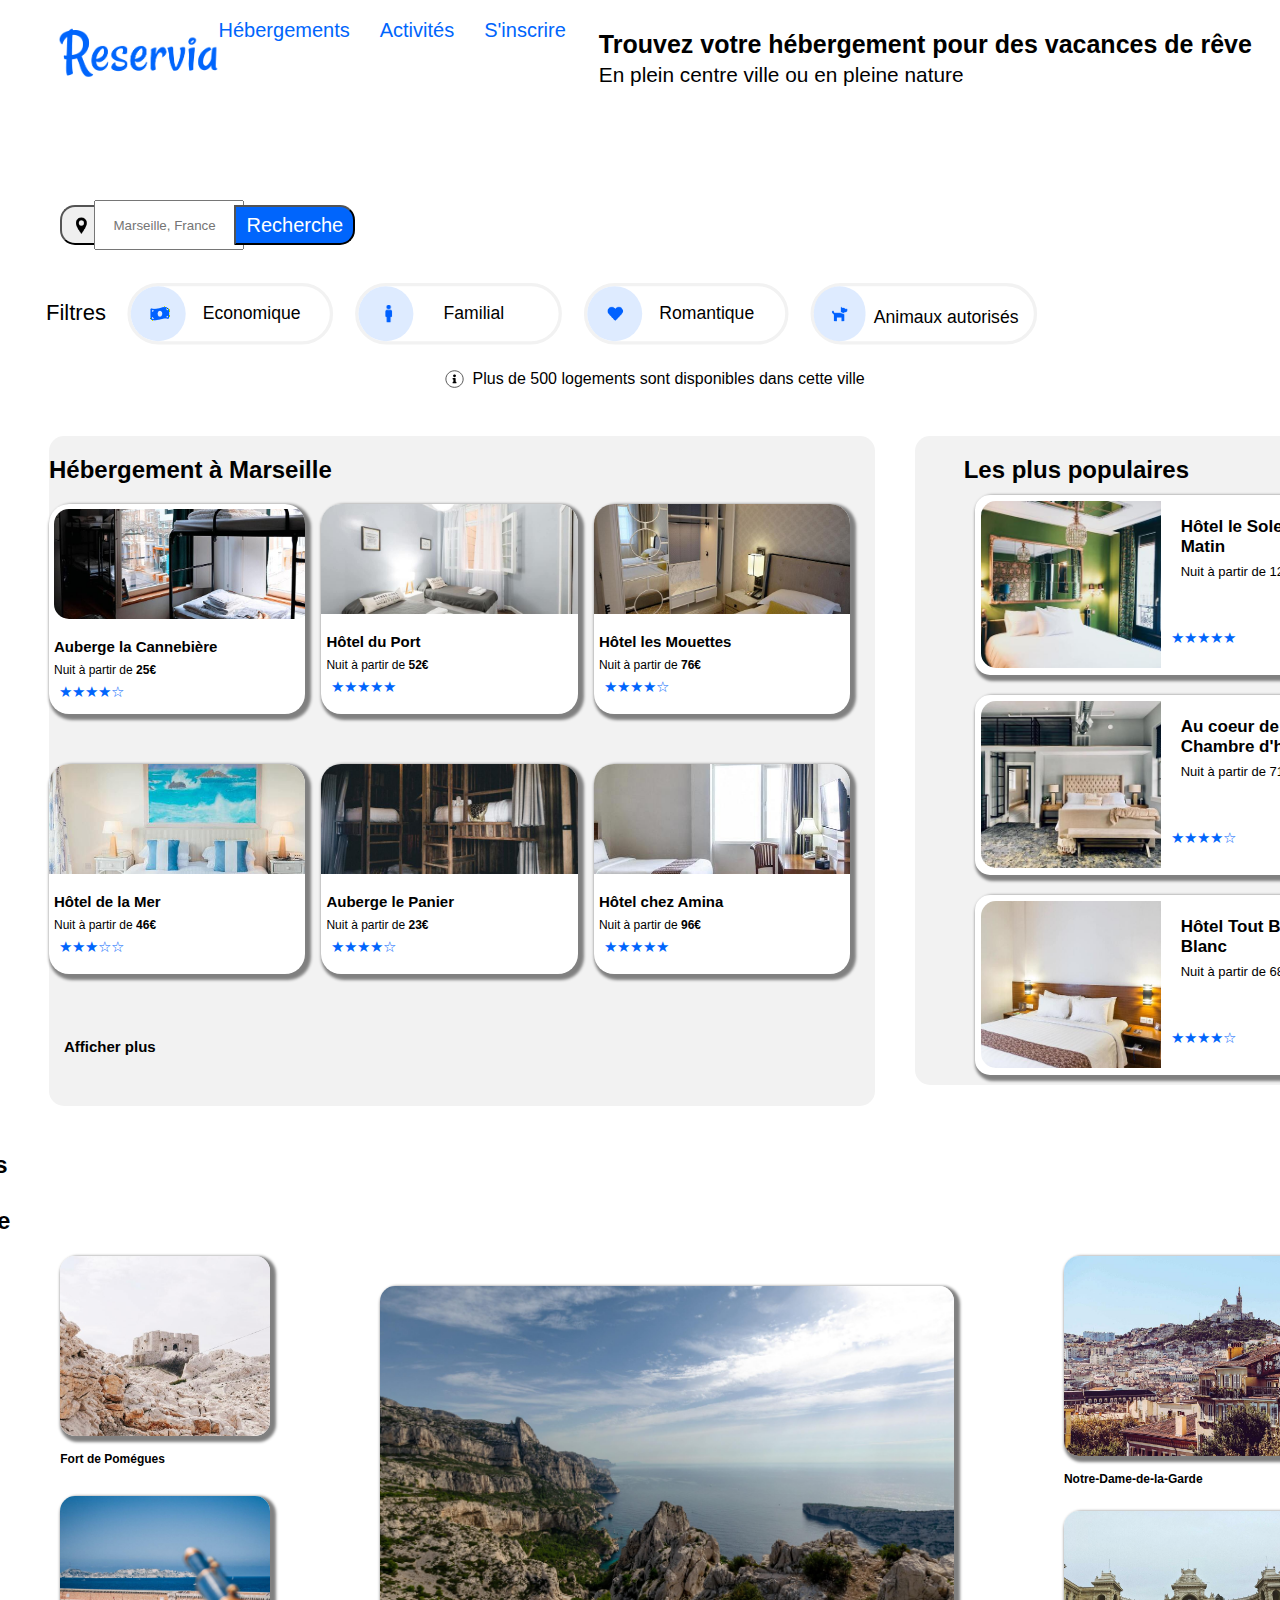
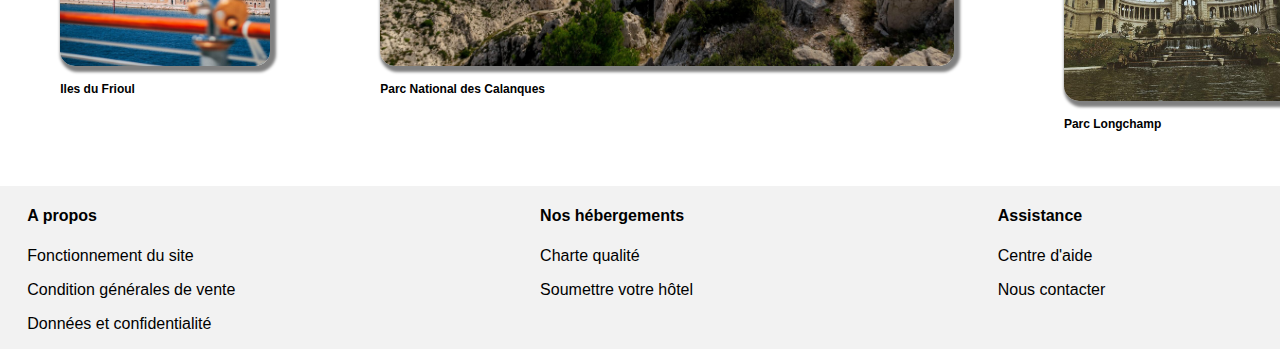
<file: index.html>
<!DOCTYPE html>
<html lang="Fr">
  <head>
    <link
      rel="preconnect"
      href="https://fonts.gstatic.com"
    />
    <link
      href="https://fonts.googleapis.com/css2?family=Raleway+Dots&display=swap"
      rel="stylesheet"
    />
    <link
      rel="preconnect"
      href="https://fonts.gstatic.com"
    />
    <link
      rel="preconnect"
      href="https://fonts.gstatic.com"
    />
    <link
      href="https://fonts.googleapis.com/css2?family=Raleway:wght@600&display=swap"
      rel="stylesheet"
    />
    <link
      href="https://fonts.googleapis.com/css2?family=Raleway:wght@200;400&display=swap"
      rel="stylesheet"
    />
    <link
      rel="stylesheet"
      media="screen and (max-width: 3000px)"
      href="desktop.css"
    />
    <link
      rel="stylesheet"
      media="screen and (max-width: 768px)"
      href="tablette.css"
    />
    <link
      rel="stylesheet"
      media="screen and (max-width: 375px) "
      href="phone.css"
    />
    <meta charset="UTF-8" />
    <meta http-equiv="X-UA-Compatible" content="IE=edge" />
    <meta
      name="viewport"
      content="width=device-width, initial-scale=1.0"
    />
    <title>Réservia</title>
  </head>
  <body>
    <div id="container">
      <header>
        <div class="container">

          <div class="p1">
            <img
                    class="logo"
                    src="images/logo/Reservia@3x.png"
                    alt="Logo Reservia"
            />
            <nav>
              <div>
                <a href="#hebergement"
                ><p class="nav-hebergement">
                  Hébergements
                </p></a
                >
                <a href="#activites"
                ><p class="nav-activite">Activités</p></a
                >
                <a href="#s'inscrire"
                ><p class="inscription">S'inscrire</p></a
                >
              </div>
            </nav>

            <div>
              <p class="texte">
                <b>
                  Trouvez votre hébergement pour des vacances
                  de rêve </b
                ><br /><small>
                En plein centre ville ou en pleine
                nature</small
              >
              </p>
            </div>
          </div>

          <div class="recherche">
            <button class="position">
              <img
                src="images/logo/positionnement.png"
                alt="maps"
              />
            </button>
            <input
              type="search"
              class="type-search"
              placeholder="Marseille, France"
              name="search"
            />
            <button type="submit" class="rech">
              Recherche
            </button>
            <button type="submit" class="icone-loupe">
              <img
                src="images/logo/logo-loupe.svg"
                alt="recherche loupe"
              />
            </button>
          </div>

          <div class="menu">
            <div id="img">
              <ul>
                <li><p class="filtres">Filtres</p></li>
                <li>
                  <i class="cercle"></i
                  ><img
                    src="images/logo/billet.png"
                    alt="cash"
                  />
                  <p>Economique</p>
                </li>
                <li>
                  <i class="cercle"></i
                  ><img
                    src="images/logo/humain.png"
                    alt="homme"
                  />
                  <p>Familial</p>
                </li>
                <li>
                  <i class="cercle"></i
                  ><img
                    src="images/logo/coeur.png"
                    alt="coeur"
                  />
                  <p>Romantique</p>
                </li>
                <li>
                  <i class="cercle"></i
                  ><img
                    src="images/logo/chien.png"
                    alt="chien"
                  />
                  <p>Animaux autorisés</p>
                </li>
              </ul>
            </div>
          </div>
          <div class="info">
            <img
              class="logo-info"
              src="images/logo/i-de-info.svg"
              alt="info"
            />
            <p>
              Plus de 500 logements sont disponibles dans
              cette ville
            </p>
          </div>
        </div>
      </header>
    </div>

    <main>
      <section>
        <div class="container">
          <h2 class="titre-vide">titre</h2>

          <div class="hebergements">
            <article>
              <h2>Hébergement à Marseille</h2>

              <div id="hebergement"></div>

              <div id="bloc-article">
                <div>
                  <div class="auberge-cannebiere">
                    <div>
                      <a href="#"
                      ><img
                              class="cannebiere"
                              src="images/hebergements/4_small/marcus-loke-WQJvWU_HZFo-unsplash.jpg"
                              height="110"
                              alt="Auberge la Cannebiere"
                      /></a>
                      <p class="p-auberge-cannebiere">
                        <strong>Auberge la Cannebière</strong>
                      </p>
                      <p class="p-nuit-cannebiere">
                        Nuit à partir de <b>25€</b>
                      </p>

                      <div class="rating">
                        <!--
                --><a href="#5" title="Donner 5 étoiles">★</a
                      ><!--
              --><a href="#4" title="Donner 4 étoiles">★</a
                      ><!--
              --><a href="#3" title="Donner 3 étoiles">★</a
                      ><!--
              --><a href="#2" title="Donner 2 étoiles">★</a
                      ><!--
              --><a href="#1" title="Donner 1 étoile">☆</a>
                      </div>
                    </div>
                  </div>
                </div>

                <div>
                  <div class="hotel-port">
                    <a href="#"
                    ><img
                            class="du-port"
                            src="images/hebergements/4_small/fred-kleber-gTbaxaVLvsg-unsplash.jpg"
                            height="110"
                            alt="Hotel du port"
                    /></a>
                    <p class="p-hotel-port">
                      <strong>Hôtel du Port</strong>
                    </p>
                    <p class="p-nuit-port">
                      Nuit à partir de <b>52€</b>
                    </p>
                    <div class="rating">
                      <!--
                --><a href="#5" title="Donner 5 étoiles">★</a
                    ><!--
              --><a href="#4" title="Donner 4 étoiles">★</a
                    ><!--
              --><a href="#3" title="Donner 3 étoiles">★</a
                    ><!--
              --><a href="#2" title="Donner 2 étoiles">★</a
                    ><!--
              --><a href="#1" title="Donner 1 étoile">★</a>
                    </div>
                  </div>
                </div>

                <div>
                  <div class="hotel-mouettes">
                    <a href="#"
                    ><img
                            class="les-mouettes"
                            src="images/hebergements/4_small/reisetopia-B8WIgxA_PFU-unsplash.jpg"
                            height="110"
                            alt="Hotel les mouettes"
                    /></a>
                    <p class="p-les-mouettes">
                      <strong>Hôtel les Mouettes</strong>
                    </p>
                    <p class="p-nuit-mouettes">
                      Nuit à partir de <b>76€</b>
                    </p>
                    <div class="rating">
                      <!--
                --><a href="#5" title="Donner 5 étoiles">★</a
                    ><!--
              --><a href="#4" title="Donner 4 étoiles">★</a
                    ><!--
              --><a href="#3" title="Donner 3 étoiles">★</a
                    ><!--
              --><a href="#2" title="Donner 2 étoiles">★</a
                    ><!--
              --><a href="#1" title="Donner 1 étoile">☆</a>
                    </div>
                  </div>
                </div>

                <div>
                  <div class="hotel-mer">
                    <a href="#"></a
                    ><img
                          class="la-mer"
                          src="images/hebergements/4_small/annie-spratt-Eg1qcIitAuA-unsplash.jpg"
                          height="110"
                          alt="Hotel de la mer"
                  />
                    <p class="p-la-mer">
                      <strong>Hôtel de la Mer</strong>
                    </p>
                    <p class="p-nuit-mer">
                      Nuit à partir de <b>46€</b>
                    </p>
                    <div class="rating">
                      <!--
              --><a href="#5" title="Donner 5 étoiles">★</a
                    ><!--
            --><a href="#4" title="Donner 4 étoiles">★</a
                    ><!--
            --><a href="#3" title="Donner 3 étoiles">★</a
                    ><!--
            --><a href="#2" title="Donner 2 étoiles">☆</a
                    ><!--
            --><a href="#1" title="Donner 1 étoile">☆</a>
                    </div>
                  </div>
                </div>

                <div>
                  <div class="auberge-panier">
                    <a href="#"
                    ><img
                            class="h-panier"
                            src="images/hebergements/4_small/nicate-lee-kT-ZyaiwBe0-unsplash.jpg"
                            height="110"
                            alt="Auberge le Panier"
                    /></a>
                    <p class="p-auberge-panier">
                      <strong>Auberge le Panier</strong>
                    </p>
                    <p class="p-nuit-panier">
                      Nuit à partir de <b>23€</b>
                    </p>
                    <div class="rating">
                      <!--
                --><a href="#5" title="Donner 5 étoiles">★</a
                    ><!--
              --><a href="#4" title="Donner 4 étoiles">★</a
                    ><!--
              --><a href="#3" title="Donner 3 étoiles">★</a
                    ><!--
              --><a href="#2" title="Donner 2 étoiles">★</a
                    ><!--
              --><a href="#1" title="Donner 1 étoile">☆</a>
                    </div>
                  </div>
                </div>

                <div>
                  <div class="hotel-amina">
                    <a href="#"
                    ><img
                            class="h-amina"
                            src="images/hebergements/4_small//febrian-zakaria-M6S1WvfW68A-unsplash.jpg"
                            height="110"
                            alt="Hotel chez Amina"
                    /></a>
                    <p class="p-amina">
                      <strong>Hôtel chez Amina</strong>
                    </p>
                    <p class="p-nuit-amina">
                      Nuit à partir de <b>96€</b>
                    </p>
                    <div class="rating">
                      <!--
                --><a href="#5" title="Donner 5 étoiles">★</a
                    ><!--
              --><a href="#4" title="Donner 4 étoiles">★</a
                    ><!--
              --><a href="#3" title="Donner 3 étoiles">★</a
                    ><!--
              --><a href="#2" title="Donner 2 étoiles">★</a
                    ><!--
              --><a href="#1" title="Donner 1 étoile">★</a>
                    </div>
                  </div>
                </div>


                <p class="afficher-plus">
                  <b>Afficher plus</b>
                </p>
              </div>
            </article>

            <aside>
              <section>
                <div id="section-aside">
                  <h2>
                    Les plus populaires
                    <img
                      src="images/logo/logo-graphiaue-fleche.svg"
                      alt="fleche croissante"
                    />
                  </h2>
                  <div class="bloc-aside">
                    <div class="hotel-du-matin">
                      <a href="#"
                        ><img
                          class="hotel-matin"
                          src="images/hebergements/4_small/emile-guillemot-Bj_rcSC5XfE-unsplash.jpg"
                          width="180"
                          height="167"
                          alt="hotel le soleil du matin"
                      /></a>
                      <div class="div-p-du-matin">
                        <p class="p-h-matin">
                          <strong
                            >Hôtel le Soleil du Matin</strong
                          >
                        </p>
                        <p class="p-nuit-h-matin">
                          Nuit à partir de 128€
                        </p>
                        <div class="rating-aside">
                          <!--
                  --><a href="#5" title="Donner 5 étoiles">★</a
                          ><!--
                  --><a href="#4" title="Donner 4 étoiles">★</a
                          ><!--
                  --><a href="#3" title="Donner 3 étoiles">★</a
                          ><!--
                  --><a href="#2" title="Donner 2 étoiles">★</a
                          ><!--
                  --><a href="#1" title="Donner 1 étoile">★</a>
                        </div>
                      </div>
                    </div>
                    <div class="chambre-hotes-coeur-de-eau">
                      <a href="#"
                        ><img
                          class="hotel-coeur-de-eau"
                          src="images/hebergements/4_small/aw-creative-VGs8z60yT2c-unsplash.jpg"
                          width="180"
                          height="167"
                          alt="Au coeur de l'eau chambre d'hotes"
                      /></a>
                      <div class="div-p-coeur-eau">
                        <p class="p-coeur-eau">
                          <strong
                            >Au coeur de l'eau Chambre
                            d'hôtes</strong
                          >
                        </p>
                        <p class="p-nuit-coeur-eau">
                          Nuit à partir de 71€
                        </p>
                        <div class="rating-aside">
                          <!--
                  --><a href="#5" title="Donner 5 étoiles">★</a
                          ><!--
                  --><a href="#4" title="Donner 4 étoiles">★</a
                          ><!--
                  --><a href="#3" title="Donner 3 étoiles">★</a
                          ><!--
                  --><a href="#2" title="Donner 2 étoiles">★</a
                          ><!--
                  --><a href="#1" title="Donner 1 étoile">☆</a>
                        </div>
                      </div>
                    </div>
                    <div class="hotel-tout-bleu-blanc">
                      <a href="#"
                        ><img
                          class="hotel-bleu-blanc"
                          src="images/hebergements/4_small/febrian-zakaria-sjvU0THccQA-unsplash.jpg"
                          width="180"
                          height="167"
                          alt="hotel tout bleu et blanc"
                      /></a>
                      <div class="div-p-bleu-blanc">
                        <p class="p-h-bleu-blanc">
                          <strong
                            >Hôtel Tout Bleu et Blanc</strong
                          >
                        </p>
                        <p class="p-nuit-h-bleu-blanc">
                          Nuit à partir de 68€
                        </p>
                        <div class="rating-aside">
                          <!--
                  --><a href="#5" title="Donner 5 étoiles">★</a
                          ><!--
                  --><a href="#4" title="Donner 4 étoiles">★</a
                          ><!--
                  --><a href="#3" title="Donner 3 étoiles">★</a
                          ><!--
                  --><a href="#2" title="Donner 2 étoiles">★</a
                          ><!--
                  --><a href="#1" title="Donner 1 étoile">☆</a>
                        </div>
                      </div>
                    </div>
                  </div>
                </div>
              </section>
            </aside>
          </div>


        </div>
      </section>
      <section>
        <h2>Activités à Marseille</h2>

        <div id="activites"></div>
        <div class="bloc-activites">
          <div class="div-vieux-port">
            <a href="#"
              ><img
                class="vieux-port"
                src="images/activites/2_large/reno-laithienne-QUgJhdY5Fyk-unsplash.jpg"
                width="210"
                height="380"
                alt="vieux port"
            /></a>
            <p class="p-vieux-port"><b>Vieux Port</b></p>
          </div>

          <div class="bloc-image-1">
            <div class="div-fort-de-pomegues">
              <a href="#"
                ><img
                  class="fort-de-pomegues"
                  src="images/activites/3_medium/paul-hermann-QFTrLdQIRhI-unsplash.jpg"
                  width="210"
                  height="180"
                  alt="fort de pomegues"
              /></a>
              <p class="p-fort-de-pomegues">
                <b>Fort de Pomégues</b>
              </p>
            </div>
            <div class="div-iles-du-frioul">
              <a href="#"
                ><img
                  class="iles-du-frioul"
                  src="images/activites/3_medium/kevin-hikari-rV_Qd1l-VXg-unsplash.jpg"
                  width="210"
                  height="170"
                  alt="iles du frioul"
              /></a>
              <p class="p-iles-du-frioul">
                <b>Iles du Frioul</b>
              </p>
            </div>
          </div>

          <div class="div-parc-national-des-calanques">
            <a href="#"
              ><img
                class="parc-national-des-calanques"
                src="images/activites/2_large/kilyan-sockalingum-NR8-cBCN3aI-unsplash.jpg"
                height="380"
                alt="parc national des calanques"
            /></a>
            <p class="p-parc-national-des-calanques">
              <b>Parc National des Calanques</b>
            </p>
          </div>

          <div class="bloc-image-2">
            <div class="div-notre-dame-de-la-garde">
              <a href="#"
                ><img
                  class="notre-dame-de-la-garde"
                  src="images/activites/3_medium/florian-wehde-xW9e8gdotxI-unsplash.jpg"
                  height="200"
                  alt="notre dame de la garde"
              /></a>
              <p class="p-notre-dame-de-la-garde">
                <b>Notre-Dame-de-la-Garde</b>
              </p>
            </div>
            <div class="div-parc-longchamp">
              <a href="#"
                ><img
                  class="parc-Longchamp"
                  src="images/activites/3_medium/lena-paulin-wH2-EJoDcV0-unsplash.jpg"
                  height="190"
                  alt="parc longchamp"
              /></a>
              <p class="p-parc-longchamp">
                <b>Parc Longchamp</b>
              </p>
            </div>
          </div>
        </div>
      </section>
    </main>
    <footer>
      <div>
        <div id="s'inscrire"></div>
        <h4>A propos</h4>
        <p>Fonctionnement du site</p>
        <p>Condition générales de vente</p>
        <p>Données et confidentialité</p>
      </div>
      <div>
        <h4>Nos hébergements</h4>
        <p>Charte qualité</p>
        <p>Soumettre votre hôtel</p>
      </div>
      <div>
        <h4>Assistance</h4>
        <p>Centre d'aide</p>
        <p>Nous contacter</p>
      </div>
    </footer>
  </body>
</html>
</file>
<file: desktop.css>
.container {
  max-width: 1440px;
  margin: auto; /*Permet de centrer les éléments*/
}

.hebergements {
  display: flex;
  flex-wrap: wrap;
}

.hebergements article {
  width: 100%;
  flex-shrink: 0;
}

.hebergements aside {
  width: 100%;
}

#bloc-article > div {
  width: calc(33% - 16px);
  padding-right: 16px;
  padding-bottom: 16px;
}

#bloc-article img{
  width: 100%;
}

@media screen and (min-width: 1140px){
  .hebergements {
    flex-wrap: nowrap;
  }

  .hebergements article {
    width: 66%;
  }

}

body {
  /*overflow-x: hidden;*/
  display: block;
  /*min-width: 768px;*/
  /*max-width: 1280px;*/
  margin: 0%;
  padding: 0%;
}
* {
  font-family: 'Raleway 400', sans-serif;
  object-fit: cover;
}

body > main:nth-child(2) > section:nth-child(1) {
  margin-left: 29px;
}

body > main:nth-child(2) > section:nth-child(2) {
  margin-left: 0%;
}

body > main:nth-child(2) {
}

body
  > main:nth-child(2)
  > section:nth-child(1)
  > article:nth-child(1) {
  margin-left: 0px;
  margin-right: 30px;
}

body
  > main:nth-child(2)
  > section:nth-child(1)
  > article:nth-child(2) {
  margin-right: 20px;
  margin-left: 0px;
}

body
  > main:nth-child(2)
  > section:nth-child(2)
  > h2:nth-child(1) {
  display: flex;
  height: 60px;
  margin-top: 25px;
  margin-left: 29px;
  margin-bottom: 0px;
  margin-right: -350px;
}

body
  > main:nth-child(2)
  > section:nth-child(1)
  > article:nth-child(2)
  > h2:nth-child(1) {
  margin-left: 30px;
}

#comtainer {
  display: flex;
  flex-direction: column;
}

html {

}

header {
  width: auto;
  height: auto;
  display: flex;
  flex-direction: column;

  justify-content: space-between;
  flex-wrap: wrap;
}

/* header */

.p1 {
  display: flex;
  height: 200px;
  flex-wrap: wrap;
}

.p1 > h1:nth-child(2) > img:nth-child(1) {
  margin-left: 10px;
}
.p1 > h1:nth-child(2) {
  margin-left: 50px;
  margin-top: 10px;
}

.p1 > div:nth-child(5) {
  margin-top: 0px;
  margin-bottom: 0px;

  margin-right: 0px;
  margin-bottom: 0px;
}

.p1 > nav:nth-child(2) {
  /*margin-left: 890px;*/
  /*width: 330px;*/
  text-decoration: none;
}

.p1 > nav:nth-child(4) {
  margin-right: 500px;
  margin-top: 20px;
}

h1 {
  height: 60px;
  margin-bottom: 0px;
  margin-top: 0px;
  display: flex;
}
.logo {
  height: 75px;
  margin-left: 30px;
  margin-top: 15px;
}

#nav {
  margin-top: 0px;
  margin-left: 165%;
  margin-bottom: 0%;
  font-size: 20px;
  display: flex;
  list-style-type: none;
}
/*float: inline-start;*/

.p1 > nav:nth-child(2) > div:nth-child(1) {
  float: inline-end;
  display: flex;
  height: 50px;
  /*width: 270px;*/
}

.p1 > div:nth-child(3) {
  height: 150px;
  margin-top: 30px;
  margin-left: -43px;
}

.nav-hebergement {
  font-size: 20px;
  color: #0065fc;
  margin-left: 0px;
  line-height: 60px;
  margin-top: 0px;
}
.p1 > nav:nth-child(2) > div:nth-child(1) > a:nth-child(1) {
  text-decoration: none;
}

.nav-hebergement:hover {
  border-top: 3px solid #0065fc;
}

.nav-activite {
  font-size: 20px;
  color: #0065fc;
  margin-left: 30px;
  line-height: 60px;
  margin-top: 0px;
}

.p1 > nav:nth-child(2) > div:nth-child(1) > a:nth-child(2) {
  text-decoration: none;
}

.nav-activite:hover {
  border-top: 3px solid #0065fc;
}

.inscription {
  font-size: 20px;
  color: #0065fc;
  margin-left: 30px;
  line-height: 60px;
  margin-top: 0px;
}

.p1 > nav:nth-child(2) > div:nth-child(1) > a:nth-child(3) {
  text-decoration: none;
}

.inscription:hover {
  border-top: 3px solid #0065fc;
}

.texte {
  margin-left: 76px;
  margin-top: 0px;
  margin-bottom: 0px;
  font-size: 25px;
  height: 50px;
}

.recherche {
  align-items: center;
  margin-top: 0px;
  margin-left: 7px;
  padding-bottom: 15px;
  display: flex;
  height: 50px;
}

button.position {
  border-radius: 15px 0px 0px 15px;
  height: 40px;
}

button.rech {
  background: #0065fc;
  padding: 10px;
  margin: -10px;
  color: white;
  font-size: 20px;
  border-radius: 0px 15px 15px 0px;
  height: 40px;
}
.rech {
  margin-left: -8px;
}

button:hover {
  background-color: #deebff;
  color: black;
}
.icone-loupe {
  display: none;
}

.position > img:nth-child(1) {
  height: 17px;
}

input {
  width: 150px;
  height: 50px;
  margin: 0;
}

.type-search {
  padding-left: 17px;
  margin-left: -9px;
}

button {
  border-radius: 15px;
  display: flex;
  flex-direction: row;
  margin-left: 25px;
  flex-wrap: wrap;
  align-content: center;
}

.filtres {
  margin-top: 20px;
  position: inherit;
  font-size: 20px;
}
#img > ul:nth-child(1) > li:nth-child(1) {
  border: none;
}

.cercle {
  position: static;
  margin: 0;
  width: 50px;
  height: 50px;
  border-radius: 50px;
  background: #deebff;
}

ul {
  margin-right: 10px;
  align-items: center;
  display: flex;
  flex-direction: row;
  flex-wrap: nowrap;
}
#img,
ul li {
  list-style-type: none;
  justify-content: center;
  border: 3px solid #f2f2f2;
  margin: 0 10px 10px;
  border-radius: 30px;
}

#img,
ul li:hover {
  transform: scale(1.1);
}
div #img {
  border: none;
}
#img {
  /*width: 920px;*/
  height: 50px;
  align-items: center;
}
#img > ul:nth-child(1) {
  margin-right: -20px;
  padding-left: 0px;
  margin-left: 40px;
}

#img > ul:nth-child(1) > li:nth-child(2) {
  /*width: 180px;*/
}

#img > ul:nth-child(1) > li:nth-child(4) {
  /*width: 180px;*/
}

#img > ul:nth-child(1) > li:nth-child(3) {
  /*width: 180px;*/
}

#img > ul:nth-child(1) > li:nth-child(5) {
  /*width: 180px;*/
}

#img
  > ul:nth-child(1)
  > li:nth-child(2)
  > img:nth-child(1) {
  padding-left: 0px;
  margin-right: 17px;
  padding-right: 0px;
  margin-left: -43px;
}

#img > ul:nth-child(1) > li:nth-child(1) {
  margin-right: 10px;
  margin-left: 22px;
}

#img
  > ul:nth-child(1)
  > li:nth-child(2)
  > img:nth-child(2) {
  height: 14px;
  margin-left: -34px;
}
#img > ul:nth-child(1) > li:nth-child(2) > p:nth-child(3) {
  margin-left: 29px;
  margin-right: 27px;
}

#img
  > ul:nth-child(1)
  > li:nth-child(3)
  > img:nth-child(1) {
  margin-left: -64px;
  margin-right: 26px;
}

#img
  > ul:nth-child(1)
  > li:nth-child(3)
  > img:nth-child(2) {
  margin-left: -33px;
  height: 16px;
}

#img > ul:nth-child(1) > li:nth-child(3) > p:nth-child(3) {
  margin-left: 40px;
  margin-right: 49px;
}

#img
  > ul:nth-child(1)
  > li:nth-child(4)
  > img:nth-child(1) {
  margin-left: -43px;
  margin-right: 20px;
}

#img
  > ul:nth-child(1)
  > li:nth-child(4)
  > img:nth-child(2) {
  margin-left: -34px;
  height: 14px;
}

#img > ul:nth-child(1) > li:nth-child(4) > p:nth-child(3) {
  margin-left: 30px;
  margin-right: 28px;
}

#img > ul:nth-child(1) > li:nth-child(5) {
  margin-right: 10px;
  margin-left: 10px;
  padding-left: 0px;
  padding-right: 0px;
  height: 50px;
  width: 200px;
}

#img
  > ul:nth-child(1)
  > li:nth-child(5)
  > img:nth-child(1) {
  margin-left: -12px;
  margin-right: 9px;
}

#img
  > ul:nth-child(1)
  > li:nth-child(5)
  > img:nth-child(2) {
  height: 14px;
  margin-left: -34px;
}
#img > ul:nth-child(1) > li:nth-child(5) > p:nth-child(3) {
  height: 12px;
  margin-left: 21px;
  margin-top: 16px;
  margin-bottom: 16px;
  margin-right: 12px;
  padding-left: 0px;
  padding-right: 0px;
  width: 140px;
}

ul li img {
  display: flex;
  flex-wrap: nowrap;
  width: 20px;
  height: 20px;

  display: flex;
  justify-content: center;
  align-items: center;
  top: 2px;
  left: 1px;
  border-radius: inherit;
}

ul li {
  font-family: 'Raleway 400', sans-serif;
  display: flex;
  align-items: center;
  align-content: center;
}

.info {
  margin-left: 30px;
  height: 75px;
  /*width: 400px;*/
  display: flex;
  align-items: center;
  justify-content: center;
}

p.logo-info {
  margin-left: 10px;
  padding-left: 0px;
}
.info > p:nth-child(2) {
  margin-left: 9px;
}

.info img {
  height: 18px;
}

/* main */

main {
  /*width: 1585px;*/
  height: auto;
}

/*SECTION*/

section {
  display: flex;
  width: auto;
  height: auto;
}

/* BLOC ARTICLE */

article {
  margin: 20px;
  background: #f2f2f2;
  border-radius: 15px;
  /*width: 800px;*/
  height: 670px;
}

.h2-article {
  height: 564px;
  /*width: 879px;*/
  display: flex;
  flex-wrap: wrap;
  margin-left: 13px;
  margin-right: 10px;
  margin-top: 60px;
  padding-top: 0px;
  color: black;
}
.h2-article > strong:nth-child(1) {
  height: 30px;
  margin-top: -20px;
}

#section-aside > h2:nth-child(1) > img:nth-child(1) {
  margin-left: 201px;
  height: 20px;
  width: 20px;
}

#bloc-article {
  display: flex;
  flex-direction: row;
  flex-wrap: wrap;
  margin: auto;
  margin-top: 20px;
  margin-left: 0px;
  /*width: 750px;*/
  height: 600px;
}
.bloc-hotel-article {
  display: flex;
  /*width: 769px;*/
  height: 800px;
  flex-wrap: wrap;
  margin-left: -4px;
}

/* AUBERGE LA CANNEBIERE*/

.auberge-cannebiere {
  /*margin: 35px 0px 0px 30px;*/
  /*width: 220px;*/
  height: 210px;
  border-radius: 20px;
  box-shadow: 3px 3px 3px 3px gray;
  background: white;
  overflow: hidden;
}

.auberge-cannebiere:hover {
  transform: scale(1.1);
}

.cannebiere {
  margin-left: 5px;
  margin-top: 5px;
  border-radius: 15px;
}

.p-auberge-cannebiere {
  margin-left: 5px;
  font-size: 15px;
  text-align: left;
  font-family: 'Raleway 400', sans-serif;
}

.p-nuit-cannebiere {
  margin-left: 5px;
  font-size: 12px;
  text-align: left;
  font-family: 'Raleway+Dots', sans-serif;
  line-height: 1px;
}

/* HOTEL DU PORT*/

.hotel-port {
  /*margin: 35px 0px 0px 30px;*/
  /*width: 220px;*/
  height: 210px;
  border-radius: 20px;
  box-shadow: 3px 3px 3px 3px gray;
  background: white;
  overflow: hidden;
}
.hotel-port:hover {
  transform: scale(1.1);
}

.p-hotel-port {
  margin-left: 5px;
  font-size: 15px;
  text-align: left;
  font-family: 'Raleway 400', sans-serif;
}

.p-nuit-port {
  margin-left: 5px;
  font-size: 12px;
  text-align: left;
  font-family: 'Raleway+Dots', sans-serif;
  line-height: 1px;
}

/* HOTEL LES MOUETTES*/

.hotel-mouettes {
  /*margin: 35px 0px 0px 30px;
  width: 220px;*/
  height: 210px;
  border-radius: 20px;
  box-shadow: 3px 3px 3px 3px gray;
  background: white;
  overflow: hidden;
}

.hotel-mouettes:hover {
  transform: scale(1.1);
}

.p-les-mouettes {
  margin-left: 5px;
  font-size: 15px;
  text-align: left;
  font-family: 'Raleway 400', sans-serif;
}

.p-nuit-mouettes {
  margin-left: 5px;
  font-size: 12px;
  text-align: left;
  font-family: 'Raleway+Dots', sans-serif;
  line-height: 1px;
}

/* HOTEL DE LA MER*/

.hotel-mer {
  /*margin: 0px 0px 0px 30px;
  width: 220px;*/
  height: 210px;
  border-radius: 20px;
  box-shadow: 3px 3px 3px 3px gray;
  background: white;
  overflow: hidden;
}
.hotel-mer:hover {
  transform: scale(1.1);
}

.p-la-mer {
  margin-left: 5px;
  font-size: 15px;
  text-align: left;
  font-family: 'Raleway 400', sans-serif;
}

.p-nuit-mer {
  margin-left: 5px;
  font-size: 12px;
  text-align: left;
  font-family: 'Raleway+Dots', sans-serif;
  line-height: 1px;
}

/* AUBERGE LE PANIER*/

.auberge-panier {
  /*margin: 0px 0px 0px 30px;
  width: 220px;*/
  height: 210px;
  border-radius: 20px;
  box-shadow: 3px 3px 3px 3px gray;
  background: white;
  overflow: hidden;
}
.auberge-panier:hover {
  transform: scale(1.1);
}


.p-auberge-panier {
  margin-left: 5px;
  font-size: 15px;
  text-align: left;
  font-family: 'Raleway 400', sans-serif;
}

.p-nuit-panier {
  margin-left: 5px;
  font-size: 12px;
  text-align: left;
  font-family: 'Raleway+Dots', sans-serif;
  line-height: 1px;
}

/* HOTEL CHEZ AMINA*/

.hotel-amina {
  /*margin: 0px 0px 0px 30px;
  width: 220px;*/
  height: 210px;
  border-radius: 20px;
  box-shadow: 3px 3px 3px 3px gray;
  background: white;
  overflow: hidden;
}
.hotel-amina:hover {
  transform: scale(1.1);
}

.p-amina {
  margin-left: 5px;
  font-size: 15px;
  text-align: left;
  font-family: 'Raleway 400', sans-serif;
}

.p-nuit-amina {
  margin-left: 5px;
  font-size: 12px;
  text-align: left;
  font-family: 'Raleway+Dots', sans-serif;
  line-height: 1px;
}
/* AFFICHER PLUS*/

.afficher-plus {
  margin-left: 15px;
  font-size: 15px;
}
/* ASIDE*/

#section-aside {
  /*width: 500px;*/
  margin: 20px;
  /*margin-left: 90px;*/
  border-radius: 15px;
  display: flex;
  flex-wrap: wrap;
  /*height: 670px;*/
  background: #f2f2f2;
}

h2 {
  display: flex;
}

#section-aside > h2:nth-child(1) {
  margin-left: 49px;
}

#section-aside > h2:nth-child(1) > img:nth-child(1) {
  margin-left: 160px;
}

.h2-aside {
  margin-left: 15px;
  padding-top: 15px;
  color: black;
}
.h2-article > strong:nth-child(1) {
  font-size: 25px;
}

.bloc-aside {
  margin-left: -30px;
  margin-top: -19px;
  width: 570px;
  height: 600px;
  display: flex;
  flex-wrap: wrap;
}

body
  > main:nth-child(2)
  > aside:nth-child(2)
  > section:nth-child(1) {
  width: 600px;
}

/* HOTEL LE SOLEIL DU MATIN */

.hotel-du-matin {
  margin-top: 10px;
  margin-left: 90px;
  display: flex;
  align-content: center;
  width: 370px;
  height: 180px;
  border-radius: 15px;
  box-shadow: 3px 3px 3px 3px gray;
  background-color: white;
}
.hotel-du-matin:hover {
  transform: scale(1.1);
}

.hotel-matin {
  margin: auto;
  margin-left: 6px;
  margin-top: 6px;
  border-radius: 15px 0px 0px 15px;
  align-items: flex-start;
}

.div-p-du-matin {
  margin-top: 5px;
  width: 180px;
  height: 170px;
}

.p-h-matin {
  font-size: 17px;
  margin-left: 20px;
  height: 30px;
  font-family: 'Raleway 200', sans-serif;
  display: flex;
  flex-wrap: wrap;
}

.p-nuit-h-matin {
  text-align-last: center;
  margin-bottom: 20px;
  margin-left: 20px;
  font-size: 13px;
  font-family: 'Raleway+Dots', sans-serif;
  display: flex;
  flex-wrap: wrap;
}

/* AU COEUR DE L'EAU CHAMBRE D'HOTEL*/

.chambre-hotes-coeur-de-eau {
  margin-top: 10px;
  margin-left: 90px;
  display: flex;
  align-content: center;
  width: 370px;
  height: 180px;
  border-radius: 15px;
  box-shadow: 3px 3px 3px 3px gray;
  background-color: white;
}
.chambre-hotes-coeur-de-eau:hover {
  transform: scale(1.1);
}

.hotel-coeur-de-eau {
  margin: auto;
  margin-left: 6px;
  margin-top: 6px;
  border-radius: 15px 0px 0px 15px;
  align-items: flex-start;
}

.div-p-coeur-eau {
  margin-top: 5px;
  width: 180px;
  height: 170px;
}
.p-coeur-eau {
  font-size: 17px;
  margin-left: 20px;
  height: 30px;
  font-family: 'Raleway 200', sans-serif;
  display: flex;
  flex-wrap: wrap;
}
.p-nuit-coeur-eau {
  text-align-last: center;
  margin-bottom: 20px;
  margin-left: 20px;
  font-size: 13px;
  font-family: 'Raleway+Dots', sans-serif;
  display: flex;
  flex-wrap: wrap;
}

/* HOTEL TOUT BLEU ET BLANC*/

.hotel-tout-bleu-blanc {
  margin-top: 10px;
  margin-left: 90px;
  display: flex;
  align-content: center;
  width: 370px;
  height: 180px;
  border-radius: 15px;
  box-shadow: 3px 3px 3px 3px gray;
  background-color: white;
}

.hotel-tout-bleu-blanc:hover {
  transform: scale(1.1);
}

.hotel-bleu-blanc {
  margin: auto;
  margin-left: 6px;
  margin-top: 6px;
  border-radius: 15px 0px 0px 15px;
  align-items: flex-start;
}
.div-p-bleu-blanc {
  margin-top: 5px;
  width: 180px;
  height: 170px;
}

.p-h-bleu-blanc {
  font-size: 17px;
  margin-left: 20px;
  height: 30px;
  font-family: 'Raleway 400', sans-serif;
  display: flex;
  flex-wrap: wrap;
}

.p-nuit-h-bleu-blanc {
  text-align-last: center;
  margin-bottom: 20px;
  margin-left: 20px;
  font-size: 13px;
  font-family: 'Raleway+Dots', sans-serif;
  display: flex;
  flex-wrap: wrap;
}
/*etoile notation*/

.rating {
  margin-left: 10px;
}

.rating a {
  color: #0065fc;
  text-decoration: none;
  font-size: 15px;
  transition: color 0.4s;
}
.rating a:hover,
.rating a:focus {
  color: #9dbceb;
  cursor: pointer;
}

/*etoile aside notation*/

.rating-aside {
  margin-left: 10px;
  padding-top: 30px;
}

.rating-aside a {
  color: #0065fc;
  text-decoration: none;
  font-size: 15px;
  transition: color 0.4s;
}
.rating-aside a:hover,
.rating-aside a:focus {
  color: #9dbceb;
  cursor: pointer;
}

/* ACTIVITES A MARSEILLE*/

body > main:nth-child(2) > section:nth-child(2) {
  justify-content: center;
  margin-left: 0%;
}

.titre-activites > section:nth-child(1) {
  /*width: 1280px;*/
}

div#activites {
  height: 30px;
  margin-top: 100px;
  margin-left: 0px;
}

.bloc-activites {
  /*width: 1400px;*/
  margin-top: 100px;
  height: auto;
  display: flex;
}
/* TITRE*/

.titre-activites {
  margin-left: 31px;
  margin-top: 40px;
  /*width: 1280px;*/
}

/* VIEUX-PORT*/

.div-vieux-port {
  margin: 60px 30px 30px 80px;
}

.div-vieux-port:hover {
  transform: scale(1.1);
}

.vieux-port {
  border-radius: 15px;
  box-shadow: 3px 3px 3px gray;
}

.p-vieux-port {
  font-size: 12px;
  font-family: raleway, sans-serif;
  text-align: left;
}

/* BLOC IMAGE 1 pomegues-frioul*/

.bloc-image-1 {
  height: 500px;
  margin: 30px 30px 30px 80px;
}

/*FORT-DE-POMEGUES*/

.div-fort-de-pomegues {
  height: 290px;
}
.div-fort-de-pomegues:hover {
  transform: scale(1.1);
}

.fort-de-pomegues {
  border-radius: 15px;
  box-shadow: 3px 3px 3px 3px gray;
  margin: auto;
}
.p-fort-de-pomegues {
  font-size: 12px;
  font-family: raleway, sans serif;
}

/*ILES DU FRIOUL*/

.div-iles-du-frioul {
  margin-top: -50px;
  height: 250px;
}

.div-iles-du-frioul:hover {
  transform: scale(1.1);
}

.iles-du-frioul {
  border-radius: 15px;
  box-shadow: 3px 3px 3px 3px gray;
}

.p-iles-du-frioul {
  font-size: 12px;
  font-family: raleway, sans serif;
}

/* PARC NATIONAL DES CALANQUES*/

.div-parc-national-des-calanques {
  margin: 60px 30px 30px 80px;
  height: 400px;
}

.div-parc-national-des-calanques:hover {
  transform: scale(1.1);
}

.parc-national-des-calanques {
  border-radius: 15px;
  box-shadow: 3px 3px 3px 3px gray;
}

.p-parc-national-des-calanques {
  font-size: 12px;
  font-family: raleway, sans serif;
}

/* BLOC IMAGE 2 notre dame de la garde - parc longchamp*/

.bloc-image-2 {
  height: 500px;
  margin: 30px 30px 30px 80px;
}

/*NOTRE DAME DE LA GARDE*/

.div-notre-dame-de-la-garde {
  height: 280px;
}

.div-notre-dame-de-la-garde:hover {
  transform: scale(1.1);
}

.notre-dame-de-la-garde {
  border-radius: 15px;
  box-shadow: 3px 3px 3px 3px gray;
}

.p-notre-dame-de-la-garde {
  font-size: 12px;
  font-family: raleway, sans serif;
}

/*PARC LONGCHAMP*/

.div-parc-longchamp {
  margin-top: -25px;
}

.div-parc-longchamp:hover {
  transform: scale(1.1);
}

.parc-Longchamp {
  border-radius: 15px;
  box-shadow: 3px 3px 3px 3px gray;
}

.p-parc-longchamp {
  font-size: 12px;
  font-family: raleway !important;
}

footer {
  background: #f2f2f2;
  /*width: 1480px;*/
  display: flex;
  justify-content: space-around;
  align-content: center;
}

body > footer:nth-child(3) {
  margin-left: -125px;
  /*width: 1631px;*/
}
body
  > footer:nth-child(3)
  > div:nth-child(2)
  > h4:nth-child(1) {
  width: 150px;
}

h4 {
  width: 130px;
  flex-wrap: nowrap;
}
.titre-vide {
  display: none;
}
</file>
<file: tablette.css>
@media screen and (max-width: 768px) {
  body {
    overflow-x: hidden;
  }

  header {
    overflow-x: hidden;
    width: 800px !important;
    height: 450px;
  }

  #container > header:nth-child(1) {
    width: 800px;
  }

  html {
    overflow-x: hidden;
    max-width: 768px;
  }

  main {
    height: auto;
    width: 960px;
  }

  .nav {
    margin-top: -89%;
    margin-left: 39%;
  }

  .texte {
    margin-left: -534px;
    margin-top: 33px;
    width: 583px;
    margin-top: 85px;
    margin-right: 0px;
    text-align-last: center;
  }
  .menu {
    justify-items: center;
  }

  #hebergement {
    margin-top: 0px;
  }

  .icone-loupe {
    display: none;
  }
  .filtres {
    font-size: 0px;
  }

  ul {
    justify-items: center;
    align-items: center;
    display: flex;
    flex-wrap: wrap;
  }

  .p1 > h1:nth-child(2) > img:nth-child(1) {
    margin-left: 0px;
    margin-top: 0px;
    margin-bottom: -20px;
  }

  .p1 > nav:nth-child(2) {
    margin-left: 142px;
  }
  h2 {
    display: flex;
  }

  #img > ul:nth-child(1) {
    align-items: center;
    align-content: center;
    width: 590px;
    height: 197px;
    margin-bottom: 0px;
    margin-top: -13px;
    padding-left: 0px;
    margin-left: 86px;
  }

  #img > ul:nth-child(1) > li:nth-child(2) {
    margin-top: -48px;
    margin-left: 0px;
  }

  #img > ul:nth-child(1) > li:nth-child(5) {
    margin-top: 6px;
    margin-left: 2px;
    margin-right: 10px;
    height: 50px;
  }

  #img > ul:nth-child(1) > li:nth-child(4) {
    margin-top: 11px;
  }

  #img
    > ul:nth-child(1)
    > li:nth-child(5)
    > img:nth-child(1) {
    margin-right: 9px;
    margin-left: -1px;
  }

  #img
    > ul:nth-child(1)
    > li:nth-child(5)
    > p:nth-child(3) {
    margin-left: 19px;
    margin-right: 13px;
  }

  body > main:nth-child(2) {
    margin-top: 0px;
  }

  body > main:nth-child(2) > section:nth-child(2) {
    margin-top: 0px;
    padding-bottom: 0px;
  }

  body > main:nth-child(2) > section:nth-child(1) {
    margin-left: 0px;
    margin-top: 0px;
  }

  body
    > main:nth-child(2)
    > section:nth-child(1)
    > article:nth-child(1) {
    margin-left: 0px;
    margin-top: 121px;
  }

  body
    > main:nth-child(2)
    > section:nth-child(1)
    > article:nth-child(2) {
    margin-top: 0px;
    margin-bottom: 0px;
    height: 700px;
  }

  body
    > main:nth-child(2)
    > section:nth-child(1)
    > article:nth-child(2)
    > h2:nth-child(1) {
    margin-top: 0px;
    margin-bottom: 0px;
    padding-top: 50px;
    height: 30px;
    padding-bottom: 0px;
  }

  .info > p:nth-child(2) {
    margin-top: 30px;
    margin-bottom: 20px;
    padding-top: 0px;
  }

  section {
    display: block;
  }

  #section-aside {
    margin-left: 126px;
  }

  .bloc-aside {
    margin-left: -42px;
  }

  #activites {
    margin-top: 0px;
    margin-bottom: -100px;
  }

  #bloc-activites {
    margin-top: 0px;
    display: flex;
    flex-direction: column;
  }

  #bloc-article {
    margin-top: 20px;
    margin-right: 0px;
    margin-left: 21px;
    margin-bottom: 0px;
  }

  .div-parc-national-des-calanques {
    width: 300px;
  }

  ol.nav {
    justify-content: flex-end;

    padding-left: 200px;
    margin-top: -90px;
    margin-left: 37%;
  }

  ul {
    margin-left: 50px;
    display: flex;
    flex-direction: column;
  }

  ul li {
    height: 50px;
    margin: 5px;
    display: flex;
  }

  .recherche {
    margin-top: -30px;
    margin-left: -16%;
    margin-right: 550px;
    padding-bottom: 0px;
  }

  div.recherche {
    justify-content: center;
    margin-left: -16%;
    margin-right: 550px;
  }

  div.info {
    display: flex;
    flex-wrap: wrap;
  }

  .info {
    margin-top: 63px;
    height: 68px;
    width: 408px;
    margin-bottom: 0px;
    margin-left: 184px;
  }

  .logo-info {
    margin-top: -22px;
  }

  .info > p:nth-child(2) {
    margin-top: 0px;
    margin-left: 24px;
    width: 363px;
  }

  .bloc-activites {
    margin-top: 0px;
    display: flex;
    flex-direction: column;
    flex-wrap: nowrap;
  }

  .titre-activites {
    margin-left: 10px;
  }

  .hotel-mer {
    margin-left: 0px;
  }

  .auberge-cannebiere {
    margin-left: 0px;
  }

  .div-fort-de-pomegues {
    margin-left: 365px;
    margin-top: -488px;
  }

  .div-iles-du-frioul {
    margin-left: 364px;
    margin-top: -50px;
  }

  .div-parc-national-des-calanques {
    margin-top: -490px;
    margin-left: 444px;
    margin-right: 0px;
  }

  .div-notre-dame-de-la-garde {
    margin-top: -461px;
  }

  body > footer:nth-child(3) {
    width: 750px;
    margin-top: -200px;
    margin-bottom: 0px;
    padding-top: 30px;
    margin-left: 3px;
  }
  footer {
    width: 760px;
  }
}
</file>
<file: phone.css>
@media screen and (max-width: 375px) {
  html {
    overflow-x: hidden;
    width: 378px;
    height: auto;
  }
  body {
    overflow-x: hidden;
    display: flex;
    flex-direction: column;
    width: 375px;
  }

  header {
    overflow-x: hidden;
    width: 375px;
    height: auto;
  }

  body > main:nth-child(2) {
    width: 375px;
  }

  body > main:nth-child(2) > section:nth-child(2) {
    width: 375px;
    padding-top: 0px;
    padding-bottom: 0px;
  }

  body
    > main:nth-child(2)
    > section:nth-child(2)
    > h2:nth-child(1) {
    margin-top: 1700px;
  }

  body > main:nth-child(2) > section:nth-child(1) {
    margin-top: 0px;
    margin-bottom: 0px;
  }

  body
    > main:nth-child(2)
    > section:nth-child(1)
    > article:nth-child(1) {
    background: none;
    width: 375px;
    height: 1600px;
    margin-top: 900px;
    margin-bottom: 0px;
  }
  body
    > main:nth-child(2)
    > section:nth-child(1)
    > article:nth-child(2) {
    margin-top: 0px;
  }

  body
    > main:nth-child(2)
    > section:nth-child(1)
    > article:nth-child(2)
    > h2:nth-child(1) {
    margin-top: 664px;
  }

  body
    > main:nth-child(2)
    > section:nth-child(1)
    > aside:nth-child(2)
    > section:nth-child(1) {
    width: 375px;
    margin-top: -2050px;
  }

  body
    > main:nth-child(2)
    > section:nth-child(1)
    > aside:nth-child(2)
    > section:nth-child(1) {
    margin-top: -2400px;
  }

  body
    > main:nth-child(2)
    > section:nth-child(1)
    > aside:nth-child(2) {
    width: 375px;
  }

  body
    > main:nth-child(2)
    > section:nth-child(1)
    > aside:nth-child(2)
    > section:nth-child(1) {
    margin-top: -1424px;
    margin-bottom: 0px;
  }

  #container {
    height: auto;
  }

  .p1 {
    width: 375px;
    display: flex;
    flex-wrap: wrap;
  }
  .p1 > h1:nth-child(2) > img:nth-child(1) {
    width: 80px;
    height: 38px;
    margin-top: 10px;
  }

  .div-nav {
    background: red;
  }

  .p1 > nav:nth-child(2) {
    margin-left: 0px;
    width: 375px;
  }

  .p1 > div:nth-child(3) {
    margin-left: 0px;
  }

  .p1 > nav:nth-child(4) {
    margin-top: 40px;
  }

  .p1 > div:nth-child(5) {
    height: 91px;
    width: 375px;
    margin-top: 21px;
    padding-top: 0px;
    margin-bottom: -30px;
  }

  h1 {
    margin-top: 15px;
    margin-left: 15px;
    width: 180px;
    height: 35px;
  }

  .h2-aside {
    margin-left: 0px;
    width: 375px;
  }

  .h2-aside > strong:nth-child(1) {
    margin-right: 0px;
    margin-left: 20px;
  }

  nav {
    border-bottom: #f2f2f2 3px solid;
  }

  /* MENU NAVIGATION HEADER*/

  .menu {
    width: 370px;
  }

  .nav-hebergement {
    text-align-last: center;
    width: 200px;
    height: 60px;
    margin-right: 0px;
    font-size: 20px;
    margin-bottom: 21px;
    color: black;
    border-bottom: gray;
    margin-left: -119px;
    line-height: 60px;
    margin-top: -10px;
  }
  .nav-hebergement:hover {
    border-top: none;
    border-bottom: 3px solid #0065fc;
    color: #0065fc;
  }

  .bloc-activites {
    width: 375px;

    margin-left: 1px;
    margin-top: -125px;
  }

  #activites {
    margin-top: 0px;
    margin-bottom: 0px;
  }

  .titre-activites {
    width: 375px;
    margin-bottom: 20px;
    margin-top: 1630px;
    margin-left: 11px;
  }

  .nav-activite {
    text-align-last: center;
    width: 200px;
    height: 60px;
    color: black;
    margin-left: 0px;
    margin-top: -10px;
  }

  .nav-activite:hover {
    border-top: none;
    border-bottom: 3px solid #0065fc;
    color: #0065fc;
  }
  .bloc-activites {
    margin-left: 1px;
  }

  .inscription {
    margin-top: -67px;
    margin-left: -107px;
  }

  .inscription:hover {
    border: none;
    transform: scale(1.08);
  }

  p.texte {
    margin-left: 33px;
    text-align-last: justify;
    margin-top: 10px;
    width: 302px;
    font-size: 23px;
  }

  .texte > small:nth-child(3) {
    font-size: 15px;
  }

  div.recherche {
    margin-right: 0px;
    margin-left: -9px;
    margin-right: 0px;
    margin-top: 80px;
    margin-bottom: 30px;
    width: 375px;
  }

  button.rech {
    display: none;
  }
  /*icone loupe*/

  .icone-loupe {
    width: 40px;
    align-items: center;
    margin-top: 0px;
    margin-left: -17px;
    padding-left: 13px;
    padding-bottom: 0px;
    display: flex;
    height: 50px;
  }
  .icone-loupe > img:nth-child(1) {
    margin-left: -4px;
  }
  .icone-loupe > img:nth-child(1):hover {
    transform: scale(1.1);
  }

  button.icone-loupe {
    background: #0065fc;
    font-size: 20px;
    border-radius: 0px 15px 15px 0px;
    height: 40px;
  }

  /*MENU RAPIDE*/
  /* economique*/

  #img {
    width: 370px;
  }

  #img,
  ul li:hover {
    transform: scale(1.02);
  }

  #img > ul:nth-child(1) {
    margin-left: 15px;
    width: 375px;
    height: 220px;
    align-content: flex-start;
    margin-top: 10px;
    margin-right: 0px;
  }

  #img > ul:nth-child(1) > li:nth-child(2) {
    width: 147px;
    margin-right: 0px;
    margin-left: -45px;
  }

  #img
    > ul:nth-child(1)
    > li:nth-child(2)
    > i:nth-child(1) {
    margin-left: -45px;
    margin-right: -34px;
  }

  #img
    > ul:nth-child(1)
    > li:nth-child(2)
    > img:nth-child(2) {
    margin-left: -2px;
    margin-right: -31px;
    padding-left: 0px;
  }

  #img
    > ul:nth-child(1)
    > li:nth-child(2)
    > p:nth-child(3) {
    margin-right: -40px;
    margin-left: 51px;
  }

  /* famillial*/

  #img > ul:nth-child(1) > li:nth-child(3) {
    margin-left: 88px;
    width: 116px;
    margin-top: -61px;
    margin-right: -213px;
  }

  #img
    > ul:nth-child(1)
    > li:nth-child(3)
    > p:nth-child(3) {
    margin-left: 18px;
    margin-right: -42px;
  }

  #img
    > ul:nth-child(1)
    > li:nth-child(3)
    > i:nth-child(1) {
    margin-top: -1px;
    margin-right: 1px;
    margin-left: -49px;
  }

  #img
    > ul:nth-child(1)
    > li:nth-child(3)
    > img:nth-child(2) {
    margin-left: -36px;
    margin-right: 4px;
  }

  /*romantique*/

  #img > ul:nth-child(1) > li:nth-child(4) {
    margin-top: 10px;
    margin-left: -3px;
    margin-right: 6px;
  }
  #img
    > ul:nth-child(1)
    > li:nth-child(4)
    > img:nth-child(2) {
    margin-left: -34px;
    margin-right: -1px;
  }
  #img
    > ul:nth-child(1)
    > li:nth-child(4)
    > i:nth-child(1) {
    margin-left: -3px;
    margin-right: -2px;
  }

  /* animaux*/

  #img > ul:nth-child(1) > li:nth-child(5) {
    margin-left: 14px;
    margin-right: 5px;
  }
  #img
    > ul:nth-child(1)
    > li:nth-child(5)
    > i:nth-child(1) {
    margin-right: -1px;
    margin-left: -1px;
  }

  /*info*/

  .info {
    margin-top: 160px;
    margin-left: 10px;
  }

  .logo-info {
    margin-right: -17px;
    margin-top: 0px;
    margin-bottom: 0px;
    width: 15.283px;
  }

  .info > p:nth-child(2) {
    font-size: 14px;
    margin-bottom: 0px;
    width: 384px;
  }

  #section-aside {
    border-radius: 0px;
    width: 375px;
    margin-top: -1410px;
    margin-bottom: 0px;
    padding-bottom: 0px;
    padding-top: 0px;
    margin-left: 0px;
    margin-right: 0px;
  }

  #section-aside > h2:nth-child(1) {
    margin-top: 7px;
    margin-bottom: 6px;
    margin-left: 8px;
    height: 30px;
    width: 355px;
  }

  #section-aside > h2:nth-child(1) > img:nth-child(1) {
    margin-left: 90px;
  }

  #bloc-article {
    margin-top: 0px;
    width: 375px;
    height: 600px;
    margin-left: 0px;
    display: flex;
  }

  .bloc-aside {
    margin-top: -22px;
    width: 375px;
    margin-left: 0px;
  }
  /*hover*/
  .auberge-cannebiere:hover {
    transform: scale(1.03);
  }

  .hotel-port:hover {
    transform: scale(1.03);
  }

  .hotel-mouettes:hover {
    transform: scale(1.03);
  }

  .hotel-mer:hover {
    transform: scale(1.03);
  }

  .auberge-panier:hover {
    transform: scale(1.03);
  }
  .hotel-amina:hover {
    transform: scale(1.03);
  }

  .hotel-du-matin:hover {
    transform: scale(1.03);
  }

  .chambre-hotes-coeur-de-eau:hover {
    transform: scale(1.03);
  }
  .hotel-tout-bleu-blanc:hover {
    transform: scale(1.03);
  }

  .div-vieux-port:hover {
    transform: scale(1.03);
  }
  .div-fort-de-pomegues:hover {
    transform: scale(1.03);
  }

  .div-iles-du-frioul:hover {
    transform: scale(1.03);
  }
  .div-parc-national-des-calanques:hover {
    transform: scale(1.03);
  }

  .div-notre-dame-de-la-garde:hover {
    transform: scale(1.03);
  }
  .div-parc-longchamp:hover {
    transform: scale(1.03);
  }

  /*auberge panier*/
  .auberge-panier {
    margin-top: 35px;
  }
  /*hotle amina*/
  .hotel-amina {
    margin-top: 35px;
  }

  /*hotel du matin*/

  .hotel-du-matin {
    margin-left: 6px;
    width: 360px;
    height: 180px;
  }

  /* chambre hotes coeur de leau*/

  .chambre-hotes-coeur-de-eau {
    margin-left: 6px;
    width: 360px;
    height: 180px;
  }

  /* hotel tout bleu blanc*/

  .hotel-tout-bleu-blanc {
    margin-left: 6px;
    width: 360px;
    height: 180px;
  }

  /*hotle mer*/
  .hotel-mer {
    margin-top: 35px;
  }

  body
    > main:nth-child(2)
    > section:nth-child(1)
    > aside:nth-child(3)
    > section:nth-child(1) {
    width: 378px;
  }

  body
    > main:nth-child(2)
    > section:nth-child(1)
    > article:nth-child(2) {
    background: none;
  }

  body
    > main:nth-child(2)
    > section:nth-child(1)
    > aside:nth-child(3) {
    width: 378px;
  }

  /* auberge cannebiere*/

  .auberge-cannebiere {
    width: 350px;
    margin-left: 10px;
    margin-right: 0px;
  }

  .cannebiere {
    width: 340px;
    margin-right: 5px;
    height: 120px;
  }

  .p-auberge-cannebiere {
    margin-top: 8px;
    margin-left: 30px;
  }

  .p-nuit-cannebiere {
    margin-left: 30px;
  }
  .auberge-cannebiere > div:nth-child(4) {
    margin-left: 25px;
  }

  /* hotel du port*/

  .hotel-port {
    width: 350px;
    margin-left: 10px;
    margin-right: 0px;
  }

  .du-port {
    width: 340px;
    margin-right: 5px;
    height: 120px;
  }
  .p-hotel-port {
    margin-top: 8px;
    margin-left: 30px;
  }

  .p-nuit-port {
    margin-left: 30px;
  }

  .hotel-port > div:nth-child(4) {
    margin-left: 30px;
  }

  /* hotel les mouette*/

  .hotel-mouettes {
    width: 350px;
    margin-left: 10px;
    margin-right: 0px;
  }

  .les-mouettes {
    width: 340px;
    margin-right: 5px;
    height: 120px;
  }

  .p-les-mouettes {
    margin-top: 8px;
    margin-left: 30px;
  }

  .p-nuit-mouettes {
    margin-left: 30px;
  }

  .hotel-mouettes > div:nth-child(4) {
    margin-left: 30px;
  }

  /* hotel la mer*/

  .hotel-mer {
    width: 350px;
    margin-left: 10px;
    margin-right: 0px;
  }

  .la-mer {
    width: 340px;
    margin-right: 5px;
    height: 120px;
  }

  .p-la-mer {
    margin-top: 8px;
    margin-left: 30px;
  }

  .p-nuit-mer {
    margin-left: 30px;
  }

  .hotel-mer > div:nth-child(5) {
    margin-left: 30px;
  }

  /* auberge le panier*/

  .auberge-panier {
    width: 350px;
    margin-left: 10px;
    margin-right: 0px;
  }

  .h-panier {
    width: 340px;
    margin-right: 5px;
    height: 120px;
  }

  .p-auberge-panier {
    margin-top: 8px;
    margin-left: 30px;
  }

  .p-nuit-panier {
    margin-left: 30px;
  }

  .auberge-panier > div:nth-child(4) {
    margin-left: 30px;
  }

  /* hotel chez amina*/

  .hotel-amina {
    width: 350px;
    margin-left: 10px;
    margin-right: 0px;
  }

  .h-amina {
    width: 340px;
    margin-right: 5px;
    height: 120px;
  }

  .p-amina {
    margin-top: 8px;
    margin-left: 30px;
  }

  .p-nuit-amina {
    margin-left: 30px;
  }

  .hotel-amina > div:nth-child(4) {
    margin-left: 30px;
  }

  /*vieux port*/

  .div-vieux-port {
    box-shadow: 3px 3px 3px 3px gray;
    border-radius: 15px;
    width: 350px;
    height: 190px;
    margin-left: 8px;
    margin-bottom: 0px;
    margin-top: 30px;
  }

  .vieux-port {
    box-shadow: none;
    width: 345px;
    margin-right: 0px;
    margin-left: 2px;
    margin-top: 2px;
    height: 140px;
  }

  .p-vieux-port {
    margin-bottom: 0px;
    margin-top: 4px;
    margin-left: 15px;
    font-size: 16px;
  }

  /* fort de pomegues*/

  .div-fort-de-pomegues {
    box-shadow: 3px 3px 3px 3px gray;
    border-radius: 15px;
    margin-top: 30px;
    margin-bottom: 0px;
    height: 190px;
    margin-left: 8px;
    width: 350px;
  }

  .fort-de-pomegues {
    box-shadow: none;
    width: 345px;
    margin-right: 0px;
    margin-left: 2px;
    margin-top: 2px;
    height: 140px;
  }

  .p-fort-de-pomegues {
    margin-bottom: 0px;
    margin-top: 4px;
    margin-left: 15px;
    font-size: 16px;
  }

  /* iles du frioul*/

  .div-iles-du-frioul {
    box-shadow: 3px 3px 3px 3px gray;
    border-radius: 15px;
    margin-top: 30px;
    width: 350px;
    height: 190px;
    margin-left: 8px;
  }

  .iles-du-frioul {
    box-shadow: none;
    width: 345px;
    margin-right: 0px;
    margin-left: 2px;
    margin-top: 2px;
    height: 140px;
  }

  .p-iles-du-frioul {
    margin-bottom: 0px;
    margin-top: 4px;
    margin-left: 15px;
    font-size: 16px;
  }

  /* parc national des calanques*/

  .div-parc-national-des-calanques {
    margin-top: 0px;
    margin-left: 8px;
    margin-bottom: 0px;
    box-shadow: 3px 3px 3px 3px gray;
    border-radius: 15px;
    width: 350px;
    height: 190px;
  }

  .parc-national-des-calanques {
    box-shadow: none;
    width: 345px;
    margin-right: 0px;
    margin-left: 2px;
    margin-top: 2px;
    height: 140px;
  }

  .p-parc-national-des-calanques {
    margin-bottom: 0px;
    margin-top: 4px;
    margin-left: 15px;
    font-size: 16px;
  }

  /* BLOC IMAGE*/

  .bloc-image-1 {
    margin-top: 0px;
    margin-left: 0px;
    margin-bottom: 0px;
    margin-right: 0px;
    width: 375px;
    height: 470px;
  }

  .bloc-image-2 {
    margin-left: 0px;
    margin-top: 30px;
    margin-bottom: 0px;
    margin-right: 0px;
    width: 375px;
  }
  /* notre dame de la garde*/

  .div-notre-dame-de-la-garde {
    margin-top: 0px;
    margin-left: 8px;
    margin-bottom: 0px;
    box-shadow: 3px 3px 3px 3px gray;
    border-radius: 15px;
    width: 350px;
    height: 190px;
  }

  .notre-dame-de-la-garde {
    box-shadow: none;
    width: 345px;
    margin-right: 0px;
    margin-left: 2px;
    margin-top: 2px;
    height: 140px;
  }

  .p-notre-dame-de-la-garde {
    margin-bottom: 0px;
    margin-top: 4px;
    margin-left: 15px;
    font-size: 16px;
  }

  /* parc longchamp*/

  .div-parc-longchamp {
    margin-top: 30px;
    margin-left: 8px;
    margin-bottom: 0px;
    box-shadow: 3px 3px 3px 3px gray;
    border-radius: 15px;
    width: 350px;
    height: 190px;
  }

  .parc-Longchamp {
    box-shadow: none;
    width: 345px;
    margin-right: 0px;
    margin-left: 2px;
    margin-top: 2px;
    height: 140px;
  }

  .p-parc-longchamp {
    margin-bottom: 0px;
    margin-top: 4px;
    margin-left: 15px;
    font-size: 16px;
  }

  body > footer:nth-child(3) {
    background: #f2f2f2;
    display: flex;
    flex-direction: column;
    margin-top: 0px;
    width: 375px;
    margin-right: 0px;
    margin-left: 0px;
  }

  /*FOOTER*/

  body > footer:nth-child(3) {
    margin-top: 0px;
    width: 375px;
    margin-right: 0px;
    margin-left: 0px;
    padding-top: 0px;
    margin-bottom: 0px;
  }

  body > footer:nth-child(3) > div:nth-child(1) {
    margin-left: 15px;
  }

  body > footer:nth-child(3) > div:nth-child(2) {
    margin-left: 15px;
  }

  body > footer:nth-child(3) > div:nth-child(3) {
    margin-left: 15px;
  }
}
</file>
